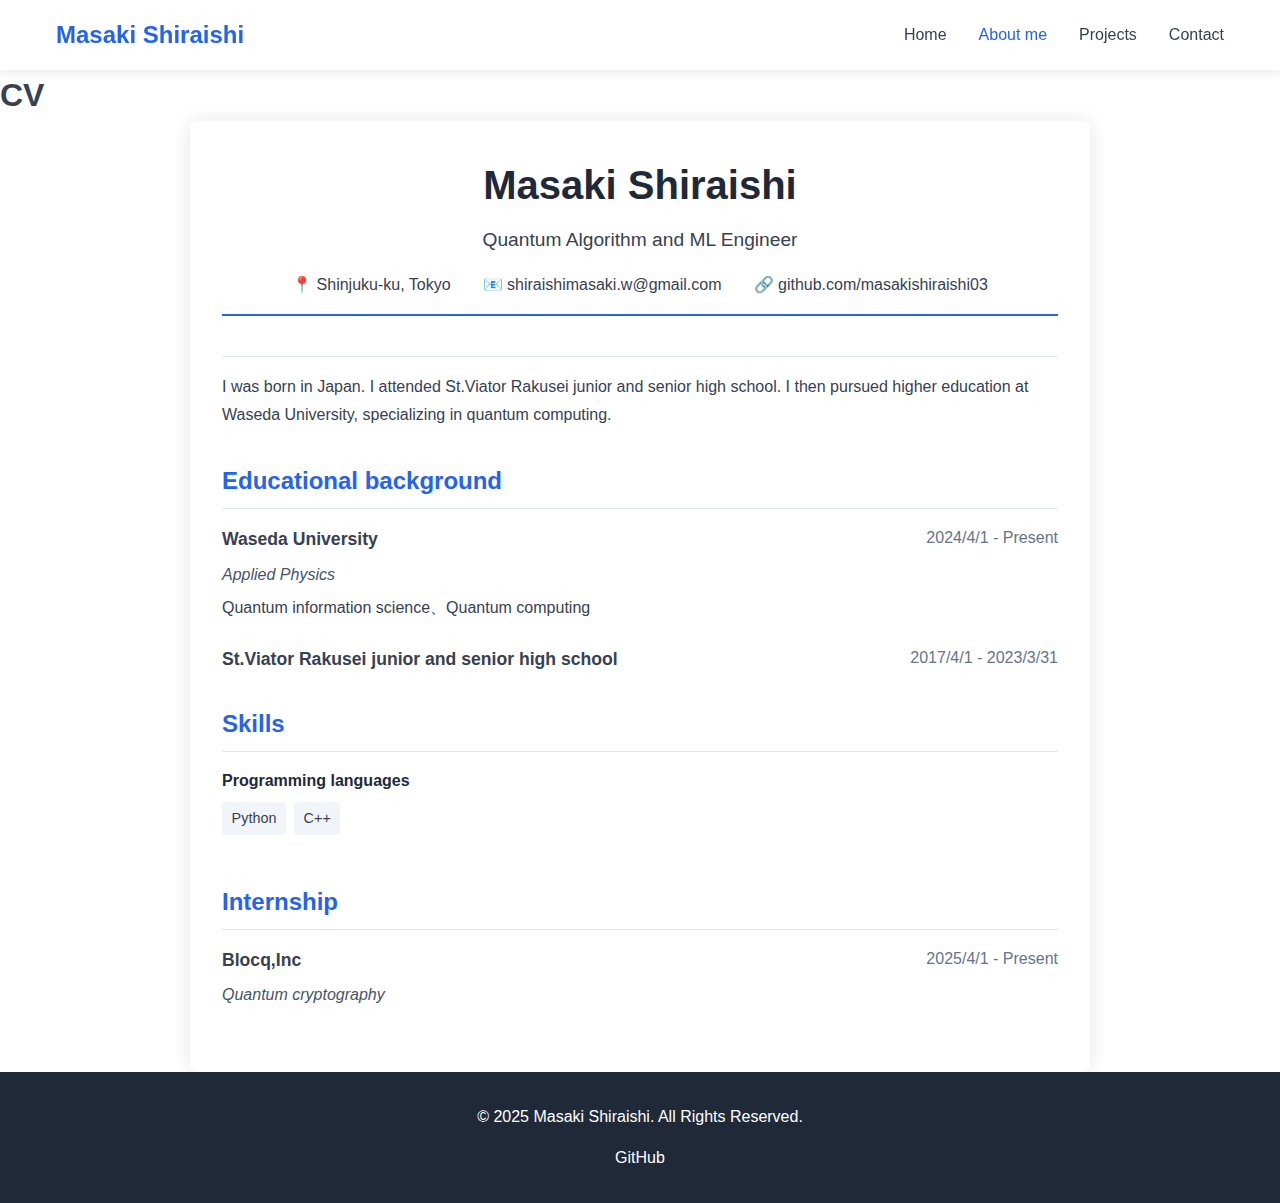
<file: about.html>
<!DOCTYPE html>
<html lang="ja">
<head>
    <meta charset="UTF-8">
    <meta name="viewport" content="width=device-width, initial-scale=1.0">
    <title>Masaki Shiraishi - About Me</title>
    <link rel="stylesheet" href="css/style.css">
    <link rel="stylesheet" href="css/responsive.css">
    <link rel="icon" href="assets/images/favicon.ico">
    <style>
        /* CV専用のスタイル */
        .cv-container {
            max-width: 900px;
            margin: 0 auto;
            padding: 2rem;
            background-color: white;
            box-shadow: 0 0 20px rgba(0,0,0,0.1);
            border-radius: 8px;
        }

        .cv-header {
            text-align: center;
            margin-bottom: 2rem;
            padding-bottom: 1rem;
            border-bottom: 2px solid var(--primary-color);
        }

        .cv-header h1 {
            font-size: 2.5rem;
            margin-bottom: 0.5rem;
            color: var(--dark-color);
        }

        .cv-header p {
            font-size: 1.2rem;
            color: var(--text-color);
        }

        .cv-contact {
            display: flex;
            justify-content: center;
            gap: 2rem;
            flex-wrap: wrap;
            margin-top: 1rem;
        }

        .cv-contact span {
            display: flex;
            align-items: center;
            gap: 0.5rem;
        }

        .cv-section {
            margin-bottom: 2rem;
        }

        .cv-section h2 {
            color: var(--primary-color);
            padding-bottom: 0.5rem;
            margin-bottom: 1rem;
            border-bottom: 1px solid #e2e8f0;
        }

        .cv-item {
            margin-bottom: 1.5rem;
        }

        .cv-item-header {
            display: flex;
            justify-content: space-between;
            margin-bottom: 0.5rem;
        }

        .cv-item-title {
            font-weight: bold;
            font-size: 1.1rem;
        }

        .cv-item-date {
            color: #64748b;
        }

        .cv-item-subtitle {
            font-style: italic;
            margin-bottom: 0.5rem;
            color: #475569;
        }

        .cv-item-content {
            line-height: 1.6;
        }

        .skills-grid {
            display: grid;
            grid-template-columns: repeat(auto-fill, minmax(200px, 1fr));
            gap: 1rem;
        }

        .skill-category {
            margin-bottom: 1rem;
        }

        .skill-category h3 {
            font-size: 1rem;
            margin-bottom: 0.5rem;
            color: var(--dark-color);
        }

        .skill-list {
            display: flex;
            flex-wrap: wrap;
            gap: 0.5rem;
        }

        .skill-tag {
            background-color: #f1f5f9;
            padding: 0.3rem 0.6rem;
            border-radius: 4px;
            font-size: 0.9rem;
        }

        .certificates-list {
            list-style-type: none;
        }

        .certificates-list li {
            margin-bottom: 0.5rem;
            padding-left: 1rem;
            position: relative;
        }

        .certificates-list li::before {
            content: "•";
            position: absolute;
            left: 0;
            color: var(--primary-color);
        }

        .bio {
            line-height: 1.8;
        }

        @media (max-width: 768px) {
            .cv-item-header {
                flex-direction: column;
            }
            
            .skills-grid {
                grid-template-columns: 1fr;
            }
        }
    </style>
</head>
<body>
    <header>
        <nav>
            <div class="logo">Masaki Shiraishi</div>
            <ul class="menu">
                <li><a href="index.html">Home</a></li>
                <li><a href="about.html" class="active">About me</a></li>
                <li><a href="projects.html">Projects</a></li>
                <li><a href="contact.html">Contact</a></li>
            </ul>
        </nav>
    </header>

    <main>
        <section class="page-header">
            <div class="container">
                <h1>CV</h1>
            </div>
        </section>

        <section class="cv-section-container">
            <div class="cv-container">
                <!-- CV ヘッダー -->
                <div class="cv-header">
                    <h1>Masaki Shiraishi</h1>
                    <p>Quantum Algorithm and ML Engineer</p>
                    <div class="cv-contact">
                        <span>📍 Shinjuku-ku, Tokyo</span>
                        <span>📧 shiraishimasaki.w@gmail.com</span>
                        <span>🔗 github.com/masakishiraishi03</span>
                    </div>
                </div>

                <!-- 自己紹介 -->
                <div class="cv-section">
                    <h2></h2>
                    <p class="bio">
                        I was born in Japan. I attended St.Viator Rakusei junior and senior high school. I then pursued higher education at Waseda University, specializing in quantum computing.
                    </p>
                </div>

                <!-- 職務経歴 -->
<!--                 <div class="cv-section">
                    <h2>CV</h2>
                    
                    <div class="cv-item">
                        <div class="cv-item-header">
                            <div class="cv-item-title"></div>
                            <div class="cv-item-date">2021年4月 - 現在</div>
                        </div>
                        <div class="cv-item-subtitle">株式会社〇〇</div>
                        <div class="cv-item-content">
                            <ul>
                                <li>〇〇プロジェクトの主要開発者として、チームを率いて〇〇を実装</li>
                                <li>〇〇の改善により、サービスのパフォーマンスを〇〇%向上</li>
                                <li>新しい〇〇技術を導入し、開発効率を〇〇%改善</li>
                            </ul>
                        </div>
                    </div>
                    
                    <div class="cv-item">
                        <div class="cv-item-header">
                            <div class="cv-item-title">〇〇エンジニア</div>
                            <div class="cv-item-date">2018年7月 - 2021年3月</div>
                        </div>
                        <div class="cv-item-subtitle">〇〇株式会社</div>
                        <div class="cv-item-content">
                            <ul>
                                <li>〇〇アプリケーションの開発チームに参加し、〇〇機能を担当</li>
                                <li>〇〇の導入により、ユーザー満足度を〇〇%向上</li>
                                <li>社内勉強会を主催し、〇〇技術の知識共有に貢献</li>
                            </ul>
                        </div>
                    </div>
                </div> -->

                <!-- 学歴 -->
                <div class="cv-section">
                    <h2>Educational background</h2>
                    
                    <div class="cv-item">
                        <div class="cv-item-header">
                            <div class="cv-item-title">Waseda University</div>
                            <div class="cv-item-date">2024/4/1 - Present</div>
                        </div>
                        <div class="cv-item-subtitle">Applied Physics</div>
                        <div class="cv-item-content">
                            <p>Quantum information science、Quantum computing</p>
                        </div>
                    </div>
                    
                    <div class="cv-item">
                        <div class="cv-item-header">
                            <div class="cv-item-title">St.Viator Rakusei junior and senior high school</div>
                            <div class="cv-item-date">2017/4/1 - 2023/3/31</div>
                        </div>
                        <div class="cv-item-subtitle"></div>
                        <div class="cv-item-content">
                            <p></p>
                        </div>
                    </div>
                </div>

                <!-- スキル -->
                <div class="cv-section">
                    <h2>Skills</h2>
                    <div class="skills-grid">
                        <div class="skill-category">
                            <h3>Programming languages</h3>
                            <div class="skill-list">
                                <span class="skill-tag">Python</span>
                                <span class="skill-tag">C++</span>
                            </div>
                        </div>
                        
<!--                         <div class="skill-category">
                            <h3>SDK</h3>
                            <div class="skill-list">
                                <span class="skill-tag">CUDA-Q</span>
                                <span class="skill-tag">QISKIT</span>
                                <span clsss="skill-tag">PyTorch</span>
                            </div>
                        </div> -->
                        
                    </div>
                </div>

                <div class="cv-section">
                    <h2>Internship</h2>
                    
                    <div class="cv-item">
                        <div class="cv-item-header">
                            <div class="cv-item-title">Blocq,Inc</div>
                            <div class="cv-item-date">2025/4/1 - Present</div>
                        </div>
                        <div class="cv-item-subtitle">Quantum cryptography</div>
                        <div class="cv-item-content">
                            <p></p>
                        </div>
                    </div>
                </div>
                <!-- 資格・認定 -->
                <!-- 趣味・関心 -->
            </div>
        </section>
    </main>

    <footer>
        <p>&copy; 2025 Masaki Shiraishi. All Rights Reserved.</p>
        <div class="social-links">
            <a href="https://github.com/yourusername" target="_blank">GitHub</a>            <!-- 他のSNSリンクも追加 -->
        </div>
    </footer>

    <script src="js/main.js"></script>
</body>
</html>
</file>
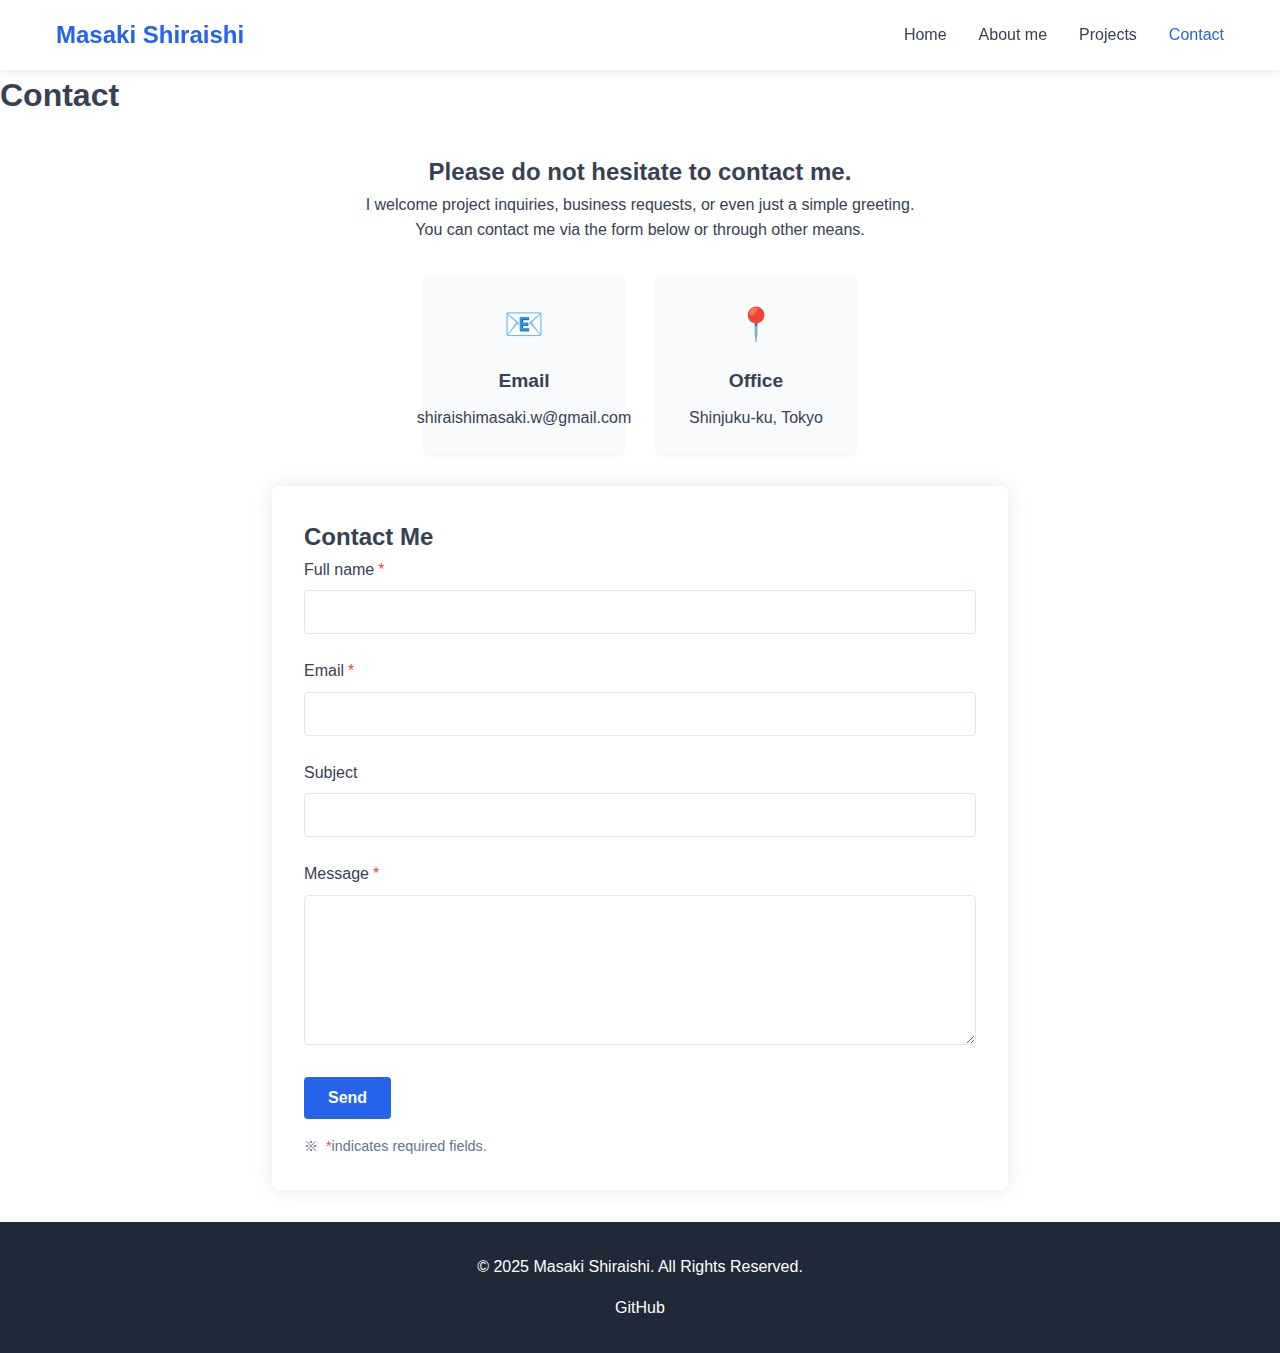
<file: contact.html>
<!DOCTYPE html>
<html lang="ja">
<head>
    <meta charset="UTF-8">
    <meta name="viewport" content="width=device-width, initial-scale=1.0">
    <title>Masaki Shiraishi - Contact</title>
    <link rel="stylesheet" href="css/style.css">
    <link rel="stylesheet" href="css/responsive.css">
    <link rel="icon" href="assets/images/favicon.ico">
    <style>
        /* コンタクトページ専用のスタイル */
        .contact-container {
            max-width: 800px;
            margin: 0 auto;
            padding: 2rem;
        }

        .contact-info {
            margin-bottom: 2rem;
            text-align: center;
        }

        .contact-methods {
            display: flex;
            justify-content: center;
            gap: 2rem;
            margin: 2rem 0;
            flex-wrap: wrap;
        }

        .contact-method {
            display: flex;
            flex-direction: column;
            align-items: center;
            padding: 1.5rem;
            background-color: #f8fafc;
            border-radius: 8px;
            width: 200px;
            box-shadow: 0 2px 4px rgba(0,0,0,0.05);
            transition: transform 0.3s, box-shadow 0.3s;
        }

        .contact-method:hover {
            transform: translateY(-5px);
            box-shadow: 0 5px 15px rgba(0,0,0,0.1);
        }

        .contact-method-icon {
            font-size: 2rem;
            margin-bottom: 1rem;
            color: var(--primary-color);
        }

        .contact-method h3 {
            margin-bottom: 0.5rem;
            font-size: 1.2rem;
        }

        .contact-form {
            background-color: white;
            padding: 2rem;
            border-radius: 8px;
            box-shadow: 0 0 20px rgba(0,0,0,0.1);
        }

        .form-group {
            margin-bottom: 1.5rem;
        }

        .form-group label {
            display: block;
            margin-bottom: 0.5rem;
            font-weight: 500;
        }

        .form-control {
            width: 100%;
            padding: 0.75rem;
            border: 1px solid #e2e8f0;
            border-radius: 4px;
            font-size: 1rem;
            transition: border-color 0.3s;
        }

        .form-control:focus {
            outline: none;
            border-color: var(--primary-color);
            box-shadow: 0 0 0 3px rgba(37, 99, 235, 0.1);
        }

        textarea.form-control {
            min-height: 150px;
            resize: vertical;
        }

        .submit-btn {
            background-color: var(--primary-color);
            color: white;
            border: none;
            padding: 0.75rem 1.5rem;
            border-radius: 4px;
            font-size: 1rem;
            font-weight: 600;
            cursor: pointer;
            transition: background-color 0.3s;
        }

        .submit-btn:hover {
            background-color: #1d4ed8;
        }

        .required::after {
            content: "*";
            color: #ef4444;
            margin-left: 0.25rem;
        }

        .form-footer {
            margin-top: 1rem;
            font-size: 0.9rem;
            color: #64748b;
        }

        @media (max-width: 768px) {
            .contact-method {
                width: 100%;
            }
        }
    </style>
</head>
<body>
    <header>
        <nav>
            <div class="logo">Masaki Shiraishi</div>
            <ul class="menu">
                <li><a href="index.html">Home</a></li>
                <li><a href="about.html">About me</a></li>
                <li><a href="projects.html">Projects</a></li>
                <li><a href="contact.html" class="active">Contact</a></li>
            </ul>
            <div class="hamburger">
                <div class="bar"></div>
                <div class="bar"></div>
                <div class="bar"></div>
            </div>
        </nav>
    </header>

    <main>
        <section class="page-header">
            <div class="container">
                <h1>Contact</h1>
            </div>
        </section>

        <section class="contact-section">
            <div class="contact-container">
                <div class="contact-info">
                    <h2>Please do not hesitate to contact me.</h2>
                    <p>I welcome project inquiries, business requests, or even just a simple greeting.<br>You can contact me via the form below or through other means.</p>
                </div>

                <div class="contact-methods">
                    <div class="contact-method">
                        <div class="contact-method-icon">📧</div>
                        <h3>Email</h3>
                        <p>shiraishimasaki.w@gmail.com</p>
                    </div>
                    
                    <div class="contact-method">
                        <div class="contact-method-icon">📍</div>
                        <h3>Office</h3>
                        <p>Shinjuku-ku, Tokyo</p>
                    </div>
                </div>

                <div class="contact-form">
                    <h2>Contact Me</h2>
                    
                    <form id="contactForm">
                        <div class="form-group">
                            <label for="name" class="required">Full name</label>
                            <input type="text" id="name" name="name" class="form-control" required>
                        </div>
                        
                        <div class="form-group">
                            <label for="email" class="required">Email</label>
                            <input type="email" id="email" name="email" class="form-control" required>
                        </div>
                        
                        <div class="form-group">
                            <label for="subject">Subject</label>
                            <input type="text" id="subject" name="subject" class="form-control">
                        </div>
                        
                        <div class="form-group">
                            <label for="message" class="required">Message</label>
                            <textarea id="message" name="message" class="form-control" required></textarea>
                        </div>
                        
                        <button type="submit" class="submit-btn">Send</button>
                        
                        <div class="form-footer">
                            <p>※ <span class="required"></span>indicates required fields.</p>
                        </div>
                    </form>
                </div>
            </div>
        </section>
    </main>

    <footer>
        <p>&copy; 2025 Masaki Shiraishi. All Rights Reserved.</p>
        <div class="social-links">
            <a href="https://github.com/masakishiraishi03" target="_blank">GitHub</a>
            <!-- 他のSNSリンクも追加 -->
        </div>
    </footer>

    <script src="js/main.js"></script>
    <script>
        // お問い合わせフォームの送信処理
        document.getElementById('contactForm').addEventListener('submit', function(e) {
            e.preventDefault();
            
            // フォームデータの取得
            const name = document.getElementById('name').value;
            const email = document.getElementById('email').value;
            const subject = document.getElementById('subject').value;
            const message = document.getElementById('message').value;
            
            // 実際にはここでフォームデータを送信する処理を実装
            // 例: FormSpreeやNetlify Formsなどの外部サービスを利用
            
            // 送信成功メッセージの表示（デモ用）
            
            // フォームのリセット
            this.reset();
        });
    </script>
</body>
</html>
</file>
<file: css/style.css>
/* style.css */
:root {
    --primary-color: #2563eb;
    --secondary-color: #10b981;
    --dark-color: #1f2937;
    --light-color: #f9fafb;
    --text-color: #374151;
}

* {
    margin: 0;
    padding: 0;
    box-sizing: border-box;
}

body {
    font-family: 'Helvetica Neue', Arial, sans-serif;
    line-height: 1.6;
    color: var(--text-color);
}

header {
    background-color: white;
    box-shadow: 0 2px 10px rgba(0,0,0,0.1);
    position: fixed;
    width: 100%;
    top: 0;
    z-index: 100;
}

nav {
    display: flex;
    justify-content: space-between;
    align-items: center;
    max-width: 1200px;
    margin: 0 auto;
    padding: 1rem;
}

.logo {
    font-size: 1.5rem;
    font-weight: bold;
    color: var(--primary-color);
}

.menu {
    display: flex;
    list-style: none;
}

.menu li {
    margin-left: 2rem;
}

.menu a {
    text-decoration: none;
    color: var(--text-color);
    font-weight: 500;
    transition: color 0.3s;
}

.menu a:hover, .menu a.active {
    color: var(--primary-color);
}

main {
    margin-top: 70px;  /* ヘッダーの高さ分 */
    min-height: calc(100vh - 140px);  /* フッターの高さを引く */
}

.hero {
    background-color: var(--light-color);
    padding: 5rem 1rem;
    text-align: center;
}

.hero-content h1 {
    font-size: 3rem;
    margin-bottom: 1rem;
}

.btn {
    display: inline-block;
    background-color: var(--primary-color);
    color: white;
    padding: 0.8rem 2rem;
    border-radius: 4px;
    text-decoration: none;
    font-weight: bold;
    transition: background-color 0.3s;
    margin-top: 1rem;
}

.btn:hover {
    background-color: #1d4ed8;  /* 少し暗い色 */
}

.featured-projects {
    padding: 4rem 1rem;
    max-width: 1200px;
    margin: 0 auto;
}

.featured-projects h2 {
    text-align: center;
    margin-bottom: 2rem;
    font-size: 2rem;
}

.projects-grid {
    display: grid;
    grid-template-columns: repeat(auto-fill, minmax(300px, 1fr));
    gap: 2rem;
}

.project-card {
    border-radius: 8px;
    overflow: hidden;
    box-shadow: 0 4px 10px rgba(0,0,0,0.1);
    transition: transform 0.3s;
}

.project-card:hover {
    transform: translateY(-5px);
}

.project-card img {
    width: 100%;
    height: 200px;
    object-fit: cover;
}

.project-card h3, .project-card p {
    padding: 0 1rem;
}

.project-card h3 {
    margin-top: 1rem;
}

.btn-small {
    display: inline-block;
    background-color: var(--primary-color);
    color: white;
    padding: 0.5rem 1rem;
    border-radius: 4px;
    text-decoration: none;
    font-size: 0.9rem;
    margin: 1rem;
}

footer {
    background-color: var(--dark-color);
    color: white;
    text-align: center;
    padding: 2rem 1rem;
}

.social-links {
    margin-top: 1rem;
}

.social-links a {
    color: white;
    margin: 0 0.5rem;
    text-decoration: none;
}

.hamburger {
    display: none;
    flex-direction: column;
    cursor: pointer;
    margin-right: 10px;
}

.bar {
    width: 25px;
    height: 3px;
    background-color: var(--text-color);
    margin: 3px 0;
    transition: 0.4s;
}

.hamburger.active .bar:nth-child(1) {
    transform: rotate(-45deg) translate(-5px, 6px);
}

.hamburger.active .bar:nth-child(2) {
    opacity: 0;
}

.hamburger.active .bar:nth-child(3) {
    transform: rotate(45deg) translate(-5px, -6px);
}
</file>
<file: css/responsive.css>
@media (max-width: 768px) {
    .menu {
        position: fixed;
        top: 70px;
        left: -100%;
        width: 100%;
        background-color: white;
        flex-direction: column;
        align-items: center;
        padding: 1rem 0;
        box-shadow: 0 4px 6px rgba(0,0,0,0.1);
        transition: left 0.3s ease;
    }
    
    .menu.active {
        left: 0;
    }
    
    .menu li {
        margin: 0.7rem 0;
    }
    
    .hamburger {
        display: flex;
    }
}
</file>
